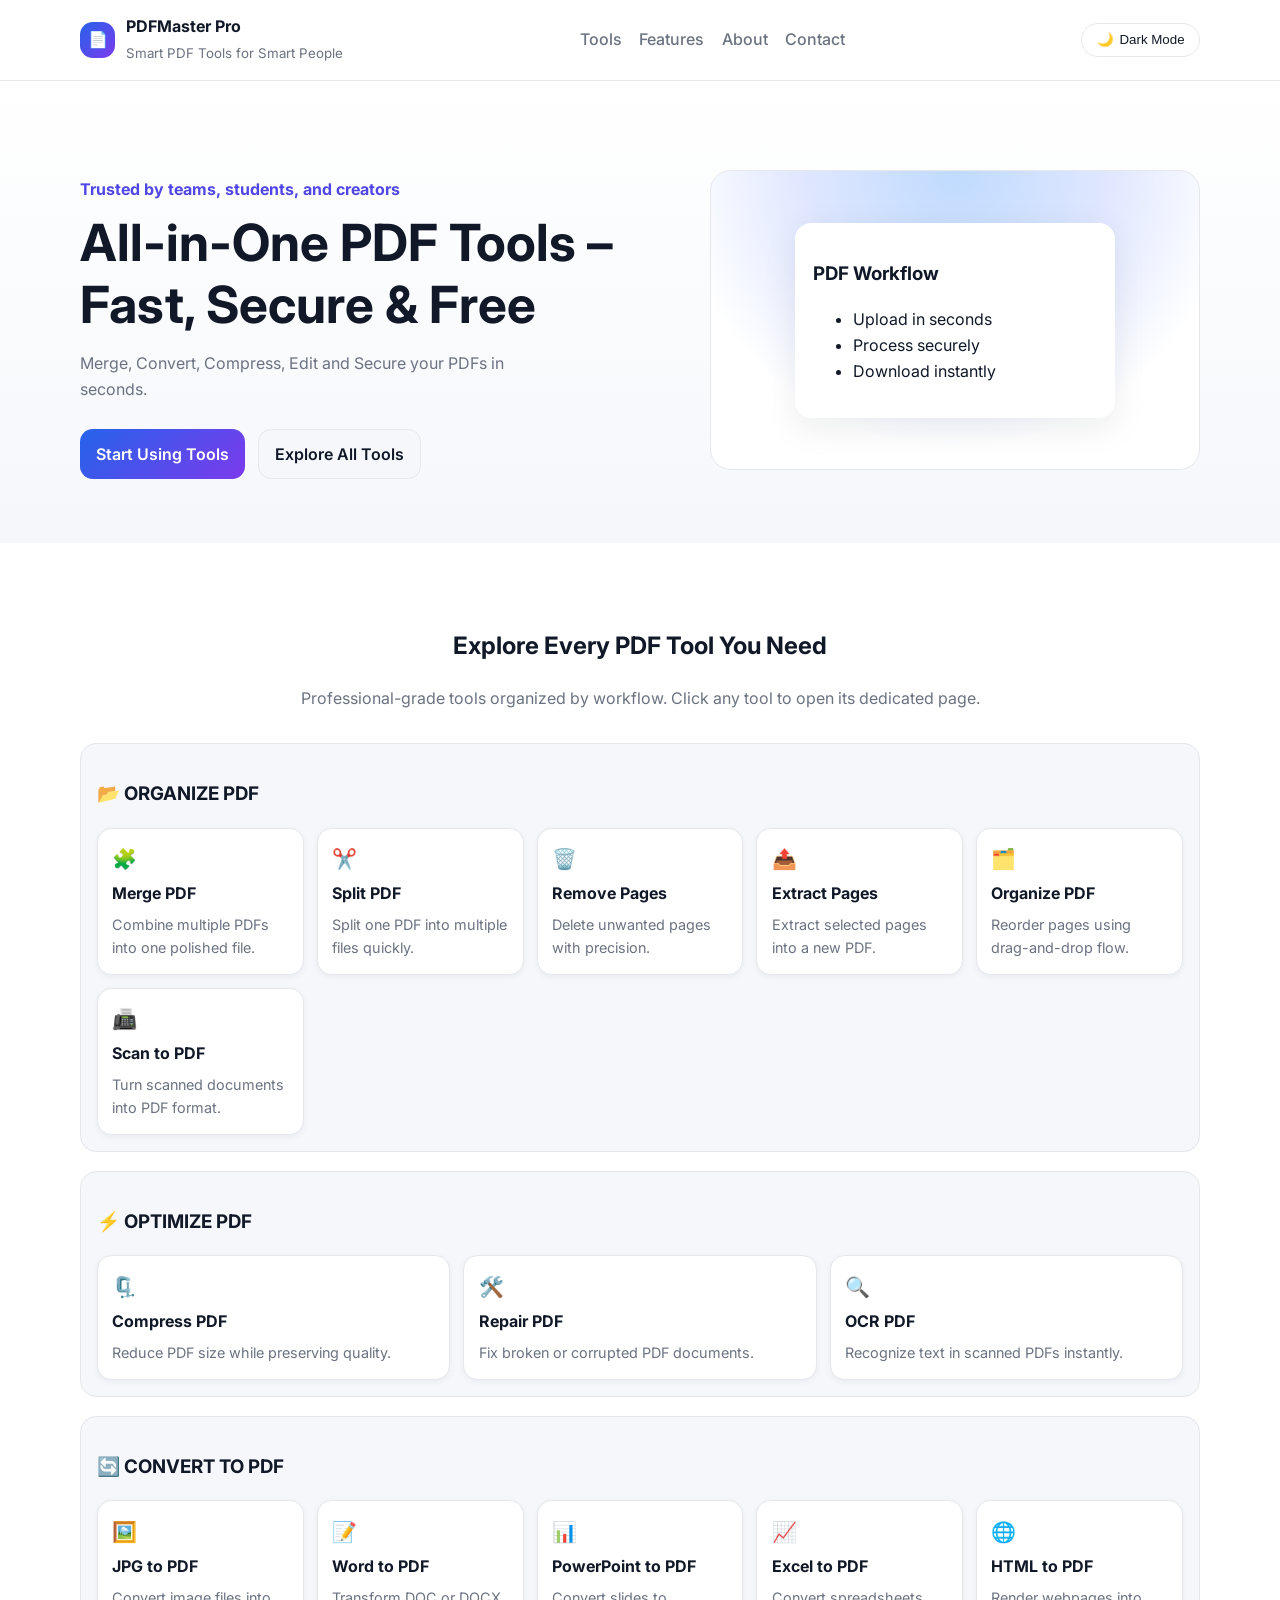
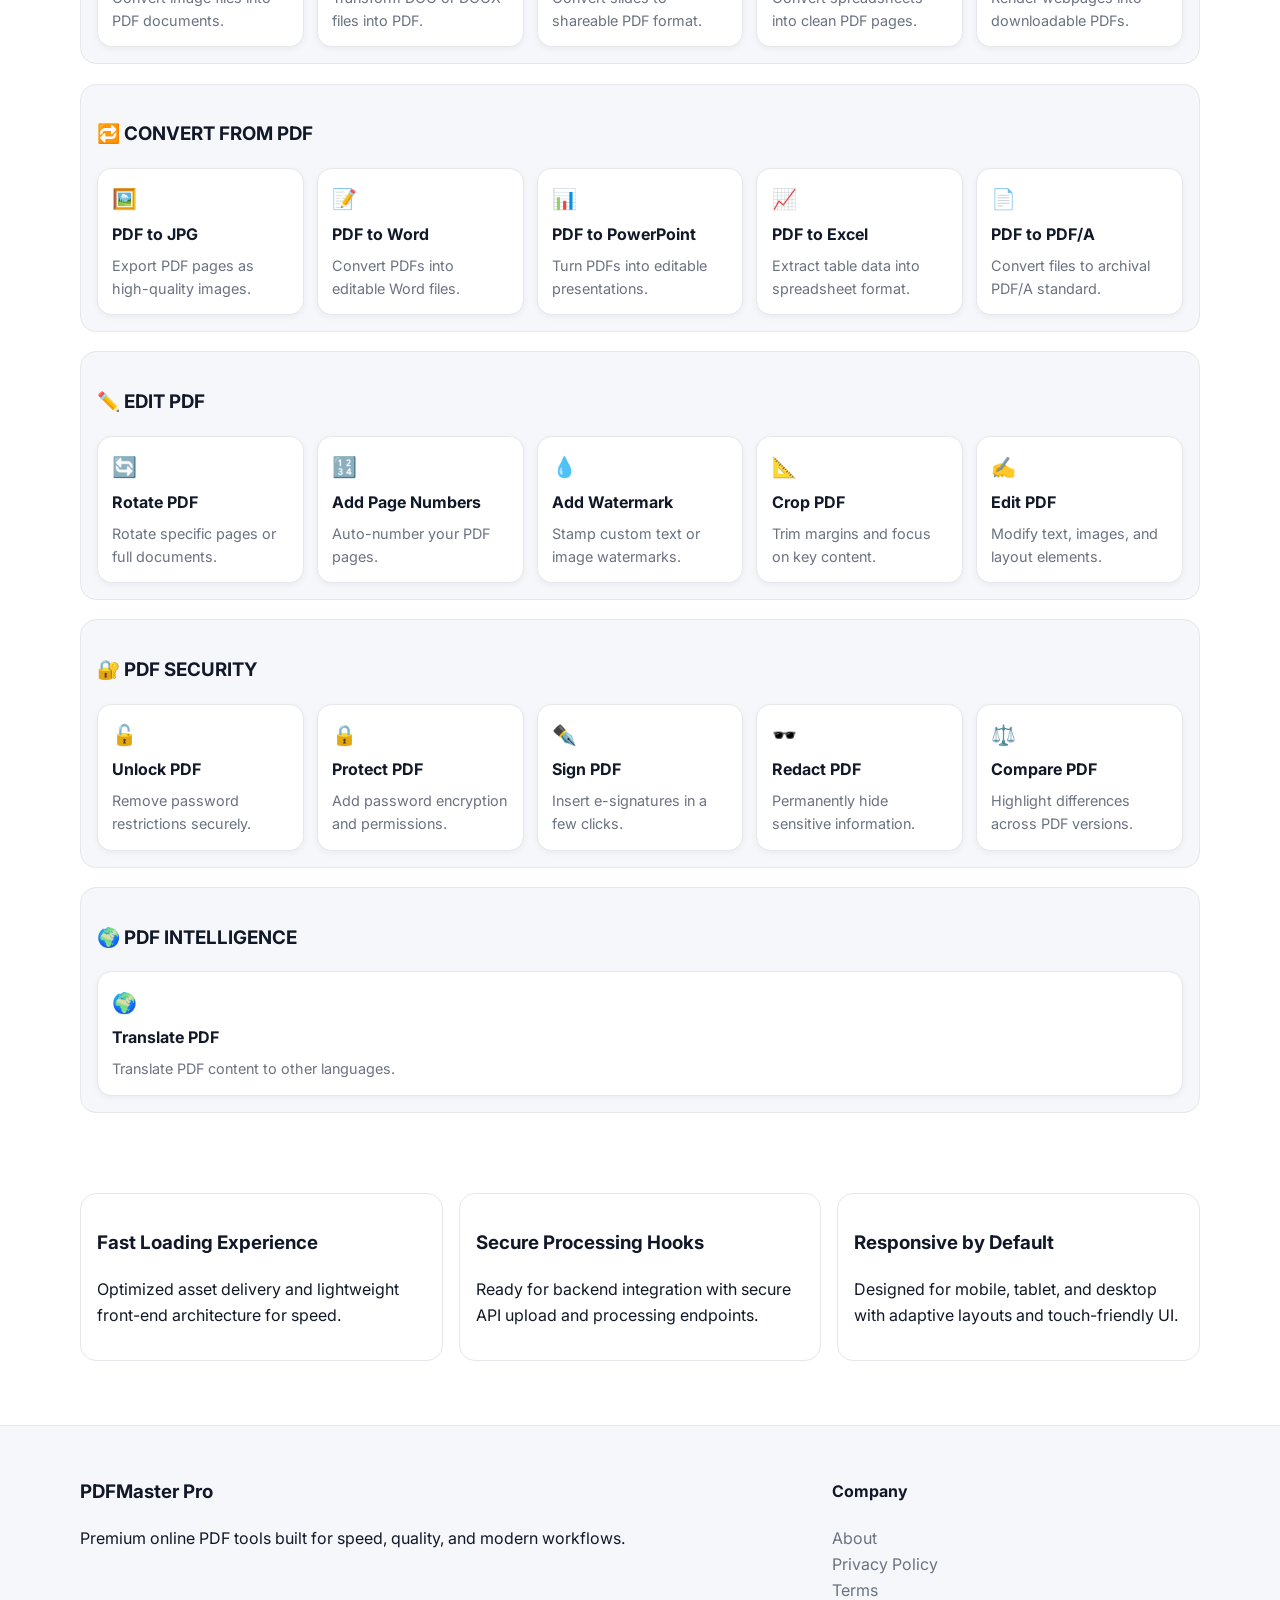
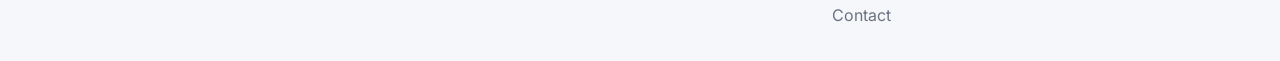
<file: index.html>
<!DOCTYPE html>
<html lang="en">
  <head>
    <meta charset="UTF-8" />
    <meta name="viewport" content="width=device-width, initial-scale=1.0" />
    <title>PDFMaster Pro | Smart PDF Tools for Smart People</title>
    <meta
      name="description"
      content="PDFMaster Pro offers fast, secure, and free online PDF tools to merge, convert, compress, edit, and protect your documents."
    />
    <meta name="theme-color" content="#4f46e5" />
    <link rel="preconnect" href="https://fonts.googleapis.com" />
    <link rel="preconnect" href="https://fonts.gstatic.com" crossorigin />
    <link
      href="https://fonts.googleapis.com/css2?family=Inter:wght@400;500;600;700;800&display=swap"
      rel="stylesheet"
    />
    <link rel="stylesheet" href="assets/css/styles.css" />
  </head>
  <body>
    <header class="site-header">
      <nav class="container nav-bar" aria-label="Main navigation">
        <a class="brand" href="index.html" aria-label="PDFMaster Pro home">
          <span class="brand-mark" aria-hidden="true">📄</span>
          <div>
            <strong class="brand-name" data-brand-name>PDFMaster Pro</strong>
            <small class="brand-tagline">Smart PDF Tools for Smart People</small>
          </div>
        </a>
        <button class="mobile-menu-btn" aria-label="Toggle navigation menu" data-menu-toggle>
          ☰
        </button>
        <div class="nav-links" data-nav-links>
          <a href="#tools">Tools</a>
          <a href="#features">Features</a>
          <a href="#about">About</a>
          <a href="#contact">Contact</a>
        </div>
        <button class="theme-toggle" aria-label="Toggle dark mode" data-theme-toggle>
          <span class="theme-icon" aria-hidden="true">🌙</span>
          <span>Dark Mode</span>
        </button>
      </nav>
    </header>

    <main>
      <section class="hero">
        <div class="container hero-grid">
          <div>
            <p class="eyebrow">Trusted by teams, students, and creators</p>
            <h1>All-in-One PDF Tools – Fast, Secure &amp; Free</h1>
            <p class="hero-subtitle">
              Merge, Convert, Compress, Edit and Secure your PDFs in seconds.
            </p>
            <div class="hero-actions">
              <a class="btn btn-primary" href="#tools">Start Using Tools</a>
              <a class="btn btn-secondary" href="#tools">Explore All Tools</a>
            </div>
          </div>
          <div class="hero-visual" aria-hidden="true">
            <div class="floating-card">
              <h3>PDF Workflow</h3>
              <ul>
                <li>Upload in seconds</li>
                <li>Process securely</li>
                <li>Download instantly</li>
              </ul>
            </div>
          </div>
        </div>
      </section>

      <section id="tools" class="tools-section">
        <div class="container">
          <div class="section-head">
            <h2>Explore Every PDF Tool You Need</h2>
            <p>
              Professional-grade tools organized by workflow. Click any tool to open its dedicated page.
            </p>
          </div>
          <div id="tools-root" class="tool-categories"></div>
        </div>
      </section>

      <section id="features" class="features-section">
        <div class="container feature-grid">
          <article class="feature-card">
            <h3>Fast Loading Experience</h3>
            <p>Optimized asset delivery and lightweight front-end architecture for speed.</p>
          </article>
          <article class="feature-card">
            <h3>Secure Processing Hooks</h3>
            <p>Ready for backend integration with secure API upload and processing endpoints.</p>
          </article>
          <article class="feature-card">
            <h3>Responsive by Default</h3>
            <p>Designed for mobile, tablet, and desktop with adaptive layouts and touch-friendly UI.</p>
          </article>
        </div>
      </section>
    </main>

    <footer id="about" class="site-footer">
      <div class="container footer-grid">
        <div>
          <h3>PDFMaster Pro</h3>
          <p>Premium online PDF tools built for speed, quality, and modern workflows.</p>
        </div>
        <div>
          <h4>Company</h4>
          <ul>
            <li><a href="#about">About</a></li>
            <li><a href="#">Privacy Policy</a></li>
            <li><a href="#">Terms</a></li>
            <li><a id="contact" href="mailto:contact@pdfmasterpro.example">Contact</a></li>
          </ul>
        </div>
      </div>
    </footer>

    <script type="module" src="assets/js/main.js"></script>
  </body>
</html>
</file>
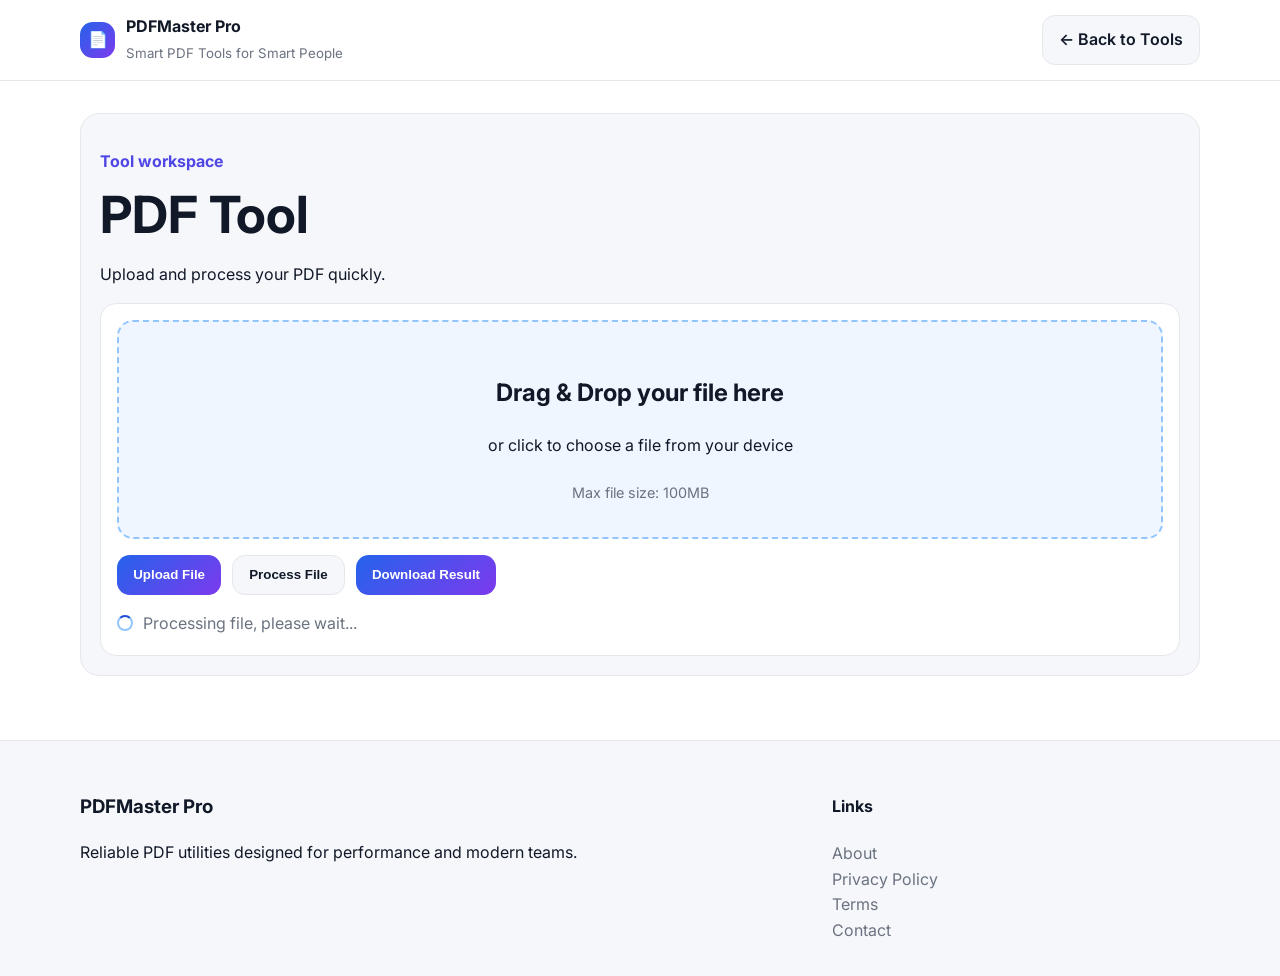
<file: tool.html>
<!DOCTYPE html>
<html lang="en">
  <head>
    <meta charset="UTF-8" />
    <meta name="viewport" content="width=device-width, initial-scale=1.0" />
    <title>PDF Tool | PDFMaster Pro</title>
    <meta name="description" content="Use PDFMaster Pro tools to process your PDF files quickly and securely." />
    <link rel="preconnect" href="https://fonts.googleapis.com" />
    <link rel="preconnect" href="https://fonts.gstatic.com" crossorigin />
    <link
      href="https://fonts.googleapis.com/css2?family=Inter:wght@400;500;600;700;800&display=swap"
      rel="stylesheet"
    />
    <link rel="stylesheet" href="assets/css/styles.css" />
  </head>
  <body>
    <header class="site-header">
      <nav class="container nav-bar" aria-label="Tool page navigation">
        <a class="brand" href="index.html" aria-label="PDFMaster Pro home">
          <span class="brand-mark" aria-hidden="true">📄</span>
          <div>
            <strong class="brand-name" data-brand-name>PDFMaster Pro</strong>
            <small class="brand-tagline">Smart PDF Tools for Smart People</small>
          </div>
        </a>
        <a class="btn btn-secondary" href="index.html#tools">← Back to Tools</a>
      </nav>
    </header>

    <main class="tool-main">
      <section class="container tool-shell">
        <header class="tool-header">
          <p class="eyebrow">Tool workspace</p>
          <h1 id="tool-title">PDF Tool</h1>
          <p id="tool-description">Upload your files and process them securely.</p>
        </header>

        <section class="upload-panel">
          <label class="dropzone" id="dropzone">
            <input type="file" id="file-input" hidden />
            <div>
              <h2>Drag &amp; Drop your file here</h2>
              <p>or click to choose a file from your device</p>
              <span class="file-limit">Max file size: 100MB</span>
            </div>
          </label>

          <div class="upload-actions">
            <button id="upload-btn" class="btn btn-primary" disabled>Upload File</button>
            <button id="process-btn" class="btn btn-secondary" disabled>Process File</button>
            <button id="download-btn" class="btn btn-primary" disabled>Download Result</button>
          </div>

          <div class="loader" id="loader" aria-live="polite" hidden>
            <span class="spinner" aria-hidden="true"></span>
            Processing file, please wait...
          </div>

          <div class="preview" id="preview" hidden>
            <h3>File Preview</h3>
            <p id="preview-name"></p>
            <p id="preview-size"></p>
          </div>
        </section>
      </section>
    </main>

    <footer class="site-footer">
      <div class="container footer-grid">
        <div>
          <h3>PDFMaster Pro</h3>
          <p>Reliable PDF utilities designed for performance and modern teams.</p>
        </div>
        <div>
          <h4>Links</h4>
          <ul>
            <li><a href="index.html#about">About</a></li>
            <li><a href="#">Privacy Policy</a></li>
            <li><a href="#">Terms</a></li>
            <li><a href="mailto:contact@pdfmasterpro.example">Contact</a></li>
          </ul>
        </div>
      </div>
    </footer>

    <script type="module" src="assets/js/tool.js"></script>
  </body>
</html>
</file>
<file: assets/css/styles.css>
:root {
  --bg: #ffffff;
  --bg-soft: #f5f7fb;
  --text: #111827;
  --text-muted: #6b7280;
  --card: #ffffff;
  --border: #e5e7eb;
  --shadow: 0 10px 35px rgba(15, 23, 42, 0.08);
  --gradient: linear-gradient(135deg, #2563eb, #7c3aed);
}

:root[data-theme='dark'] {
  --bg: #0b1120;
  --bg-soft: #111827;
  --text: #f3f4f6;
  --text-muted: #9ca3af;
  --card: #182235;
  --border: #273449;
  --shadow: 0 10px 35px rgba(2, 6, 23, 0.4);
}

* { box-sizing: border-box; }
body {
  margin: 0;
  font-family: 'Inter', sans-serif;
  background: var(--bg);
  color: var(--text);
  line-height: 1.6;
}

.container { width: min(1120px, 92%); margin: 0 auto; }
.site-header {
  position: sticky; top: 0; z-index: 20;
  backdrop-filter: blur(10px);
  background: color-mix(in srgb, var(--bg) 86%, transparent);
  border-bottom: 1px solid var(--border);
}
.nav-bar { display: flex; align-items: center; justify-content: space-between; gap: 1rem; padding: 0.9rem 0; }
.brand { display: flex; gap: 0.7rem; text-decoration: none; color: inherit; align-items: center; }
.brand-name { display: block; font-size: 1rem; }
.brand-tagline { color: var(--text-muted); }
.brand-mark {
  width: 2.2rem; height: 2.2rem; border-radius: 0.8rem;
  display: inline-flex; align-items: center; justify-content: center;
  background: var(--gradient); color: #fff;
}

.nav-links { display: flex; gap: 1.1rem; }
.nav-links a { color: var(--text-muted); text-decoration: none; font-weight: 500; }
.nav-links a:hover { color: var(--text); }
.mobile-menu-btn { display: none; }

.btn {
  border: none; border-radius: 0.8rem; padding: 0.7rem 1rem;
  font-weight: 600; text-decoration: none; cursor: pointer;
  transition: transform 0.2s ease, box-shadow 0.2s ease;
  display: inline-flex; align-items: center; justify-content: center;
}
.btn:hover { transform: translateY(-1px); box-shadow: var(--shadow); }
.btn-primary { background: var(--gradient); color: #fff; }
.btn-secondary { background: var(--bg-soft); color: var(--text); border: 1px solid var(--border); }

.theme-toggle {
  border: 1px solid var(--border);
  background: var(--card);
  color: var(--text);
  border-radius: 999px;
  padding: 0.55rem 0.9rem;
  display: inline-flex;
  gap: 0.35rem;
  cursor: pointer;
}

.hero { padding: 5rem 0 4rem; background: linear-gradient(180deg, var(--bg) 0%, var(--bg-soft) 100%); }
.hero-grid { display: grid; grid-template-columns: 1.1fr 0.9fr; gap: 2rem; align-items: center; }
.eyebrow { color: #4f46e5; font-weight: 700; margin-bottom: 0.6rem; }
h1 { font-size: clamp(2rem, 4vw, 3.3rem); line-height: 1.2; margin: 0; }
.hero-subtitle { color: var(--text-muted); max-width: 48ch; margin: 1rem 0 1.7rem; }
.hero-actions { display: flex; flex-wrap: wrap; gap: 0.8rem; }
.hero-visual {
  min-height: 300px;
  border-radius: 1.3rem;
  background: radial-gradient(circle at top, #bfdbfe, #e0e7ff 40%, transparent 72%), var(--bg);
  border: 1px solid var(--border);
  display: grid;
  place-items: center;
}
.floating-card {
  width: min(320px, 86%);
  background: var(--card);
  padding: 1.1rem;
  border-radius: 1rem;
  box-shadow: var(--shadow);
}

.tools-section { padding: 4rem 0; }
.section-head { text-align: center; max-width: 760px; margin: 0 auto 2rem; }
.section-head p { color: var(--text-muted); }
.tool-categories { display: grid; gap: 1.2rem; }
.category-card {
  background: var(--bg-soft);
  border: 1px solid var(--border);
  border-radius: 1rem;
  padding: 1rem;
}
.tools-grid { display: grid; grid-template-columns: repeat(auto-fit, minmax(180px, 1fr)); gap: 0.8rem; }
.tool-card {
  background: var(--card);
  border: 1px solid var(--border);
  border-radius: 0.9rem;
  padding: 0.9rem;
  text-decoration: none;
  color: inherit;
  box-shadow: 0 2px 6px rgba(15, 23, 42, 0.05);
  transition: transform 0.2s ease, box-shadow 0.2s ease;
}
.tool-card:hover { transform: translateY(-3px); box-shadow: var(--shadow); }
.tool-icon { font-size: 1.25rem; }
.tool-card h4 { margin: 0.4rem 0; font-size: 1rem; }
.tool-card p { margin: 0; color: var(--text-muted); font-size: 0.9rem; }

.features-section { padding: 1rem 0 4rem; }
.feature-grid { display: grid; grid-template-columns: repeat(3, 1fr); gap: 1rem; }
.feature-card {
  background: var(--card);
  border: 1px solid var(--border);
  border-radius: 1rem;
  padding: 1rem;
}

.tool-main { padding: 2rem 0 4rem; }
.tool-shell {
  background: var(--bg-soft);
  border: 1px solid var(--border);
  border-radius: 1.2rem;
  padding: 1.2rem;
}
.upload-panel {
  background: var(--card);
  border: 1px solid var(--border);
  border-radius: 1rem;
  padding: 1rem;
}
.dropzone {
  border: 2px dashed #93c5fd;
  border-radius: 1rem;
  padding: 2rem 1rem;
  display: block;
  text-align: center;
  cursor: pointer;
  background: color-mix(in srgb, #dbeafe 42%, var(--card));
}
.dropzone.dragover { border-color: #2563eb; transform: scale(1.01); }
.file-limit { display: inline-block; margin-top: 0.4rem; color: var(--text-muted); font-size: 0.9rem; }
.upload-actions { margin-top: 1rem; display: flex; flex-wrap: wrap; gap: 0.7rem; }
.loader { margin-top: 1rem; display: inline-flex; gap: 0.6rem; align-items: center; color: var(--text-muted); }
.spinner {
  width: 1rem; height: 1rem; border-radius: 50%;
  border: 2px solid #93c5fd; border-top-color: #1d4ed8;
  animation: spin 0.8s linear infinite;
}
.preview {
  margin-top: 1rem; padding: 0.8rem;
  border-radius: 0.8rem;
  background: var(--bg-soft);
  border: 1px solid var(--border);
}

.site-footer {
  border-top: 1px solid var(--border);
  background: var(--bg-soft);
  padding: 2rem 0;
}
.footer-grid { display: grid; grid-template-columns: 2fr 1fr; gap: 1rem; }
.footer-grid ul { margin: 0; padding: 0; list-style: none; }
.footer-grid a { color: var(--text-muted); text-decoration: none; }

@keyframes spin { to { transform: rotate(360deg); } }

@media (max-width: 980px) {
  .hero-grid, .feature-grid { grid-template-columns: 1fr; }
}

@media (max-width: 760px) {
  .mobile-menu-btn {
    display: inline-flex;
    border: 1px solid var(--border);
    background: var(--card);
    border-radius: 0.7rem;
    padding: 0.55rem 0.75rem;
  }
  .nav-links {
    position: absolute; left: 4%; right: 4%; top: 68px;
    background: var(--card); border: 1px solid var(--border);
    border-radius: 0.9rem; padding: 0.8rem;
    display: none; flex-direction: column;
  }
  .nav-links.active { display: flex; }
  .theme-toggle span:last-child { display: none; }
  .footer-grid { grid-template-columns: 1fr; }
}
</file>
